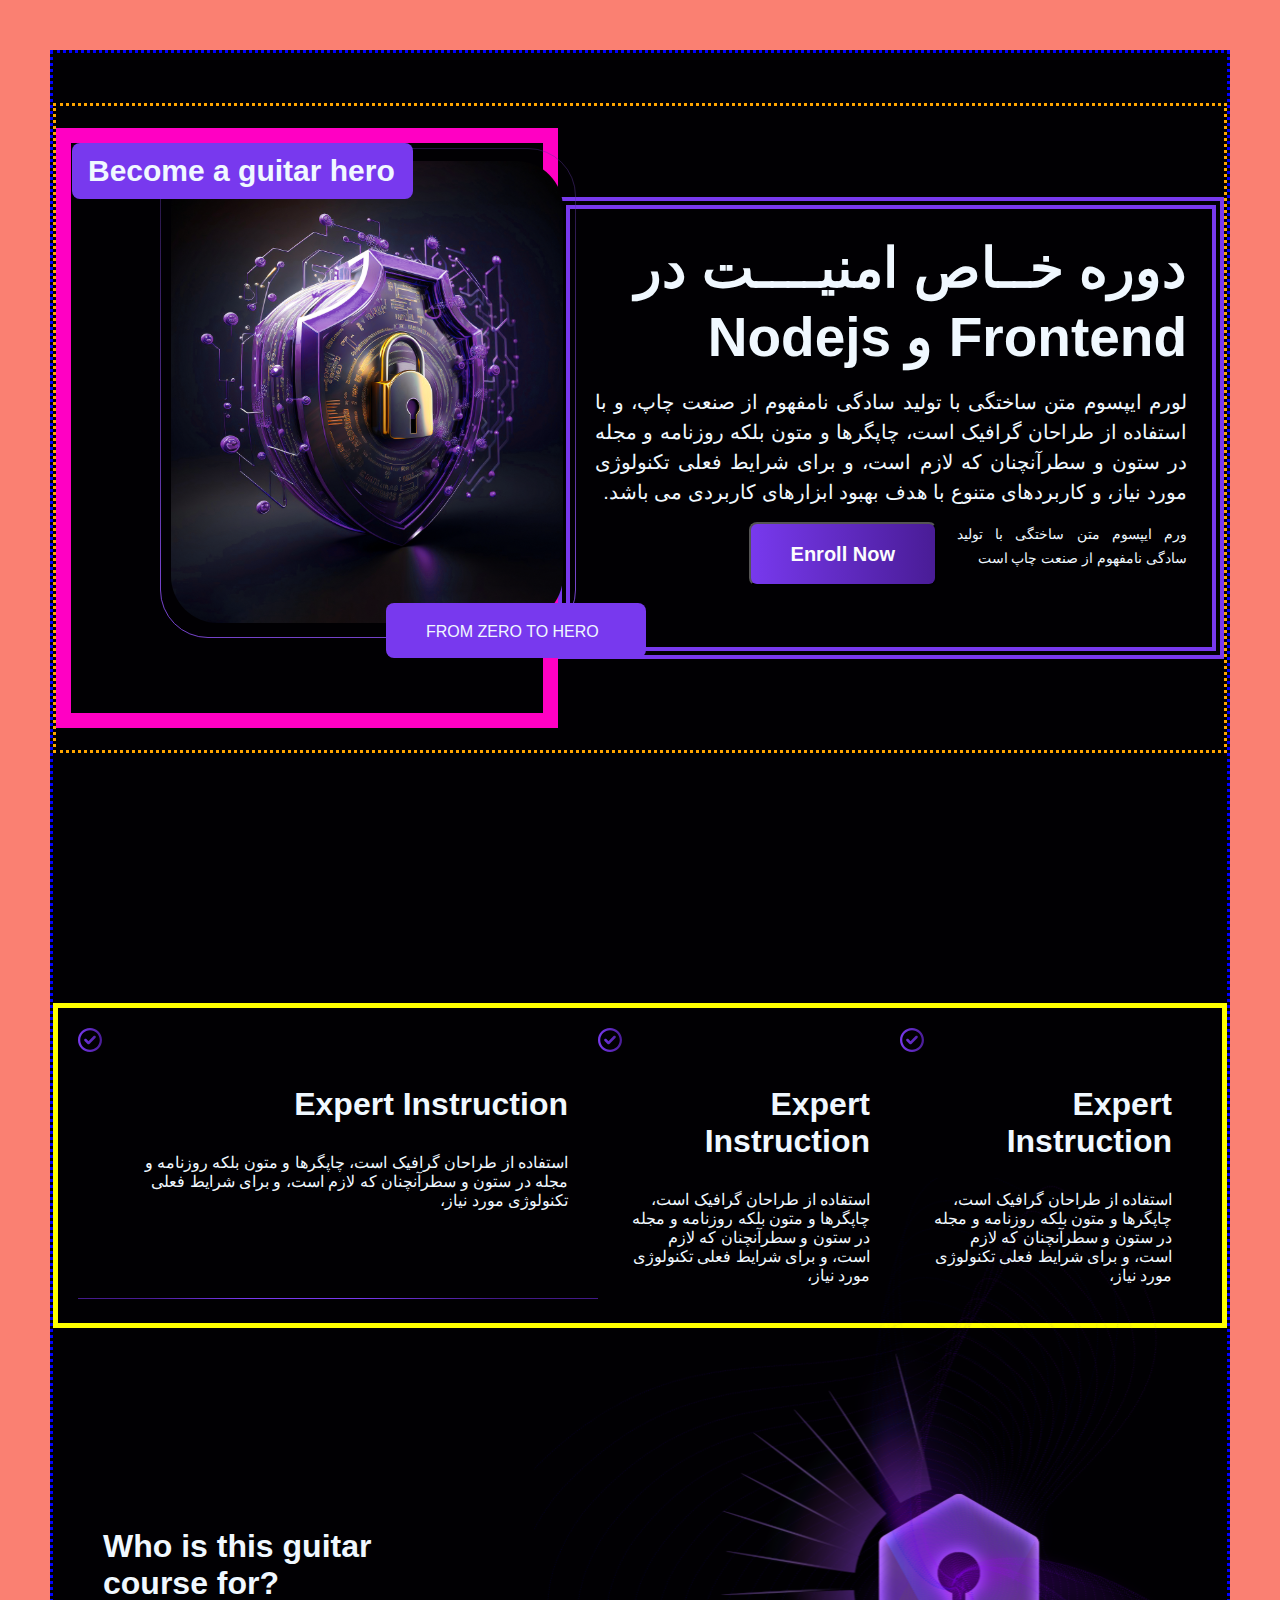
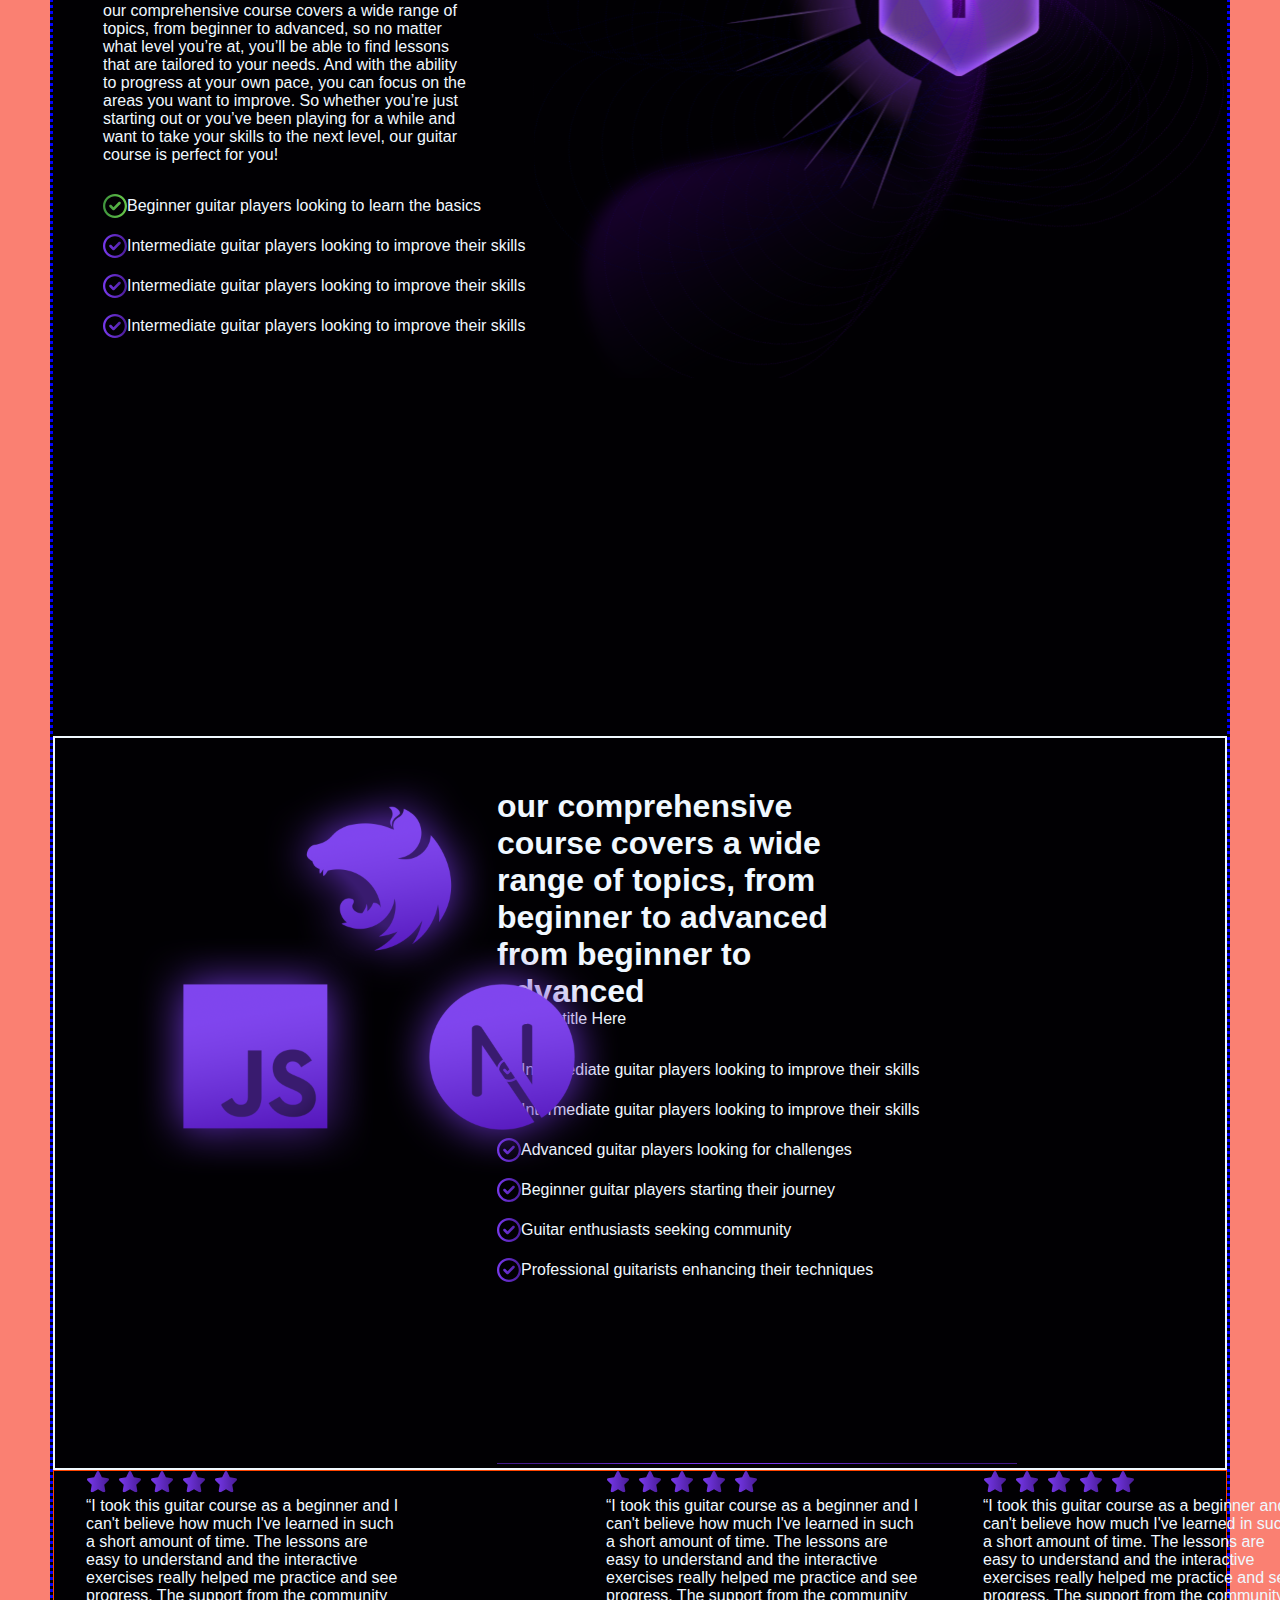
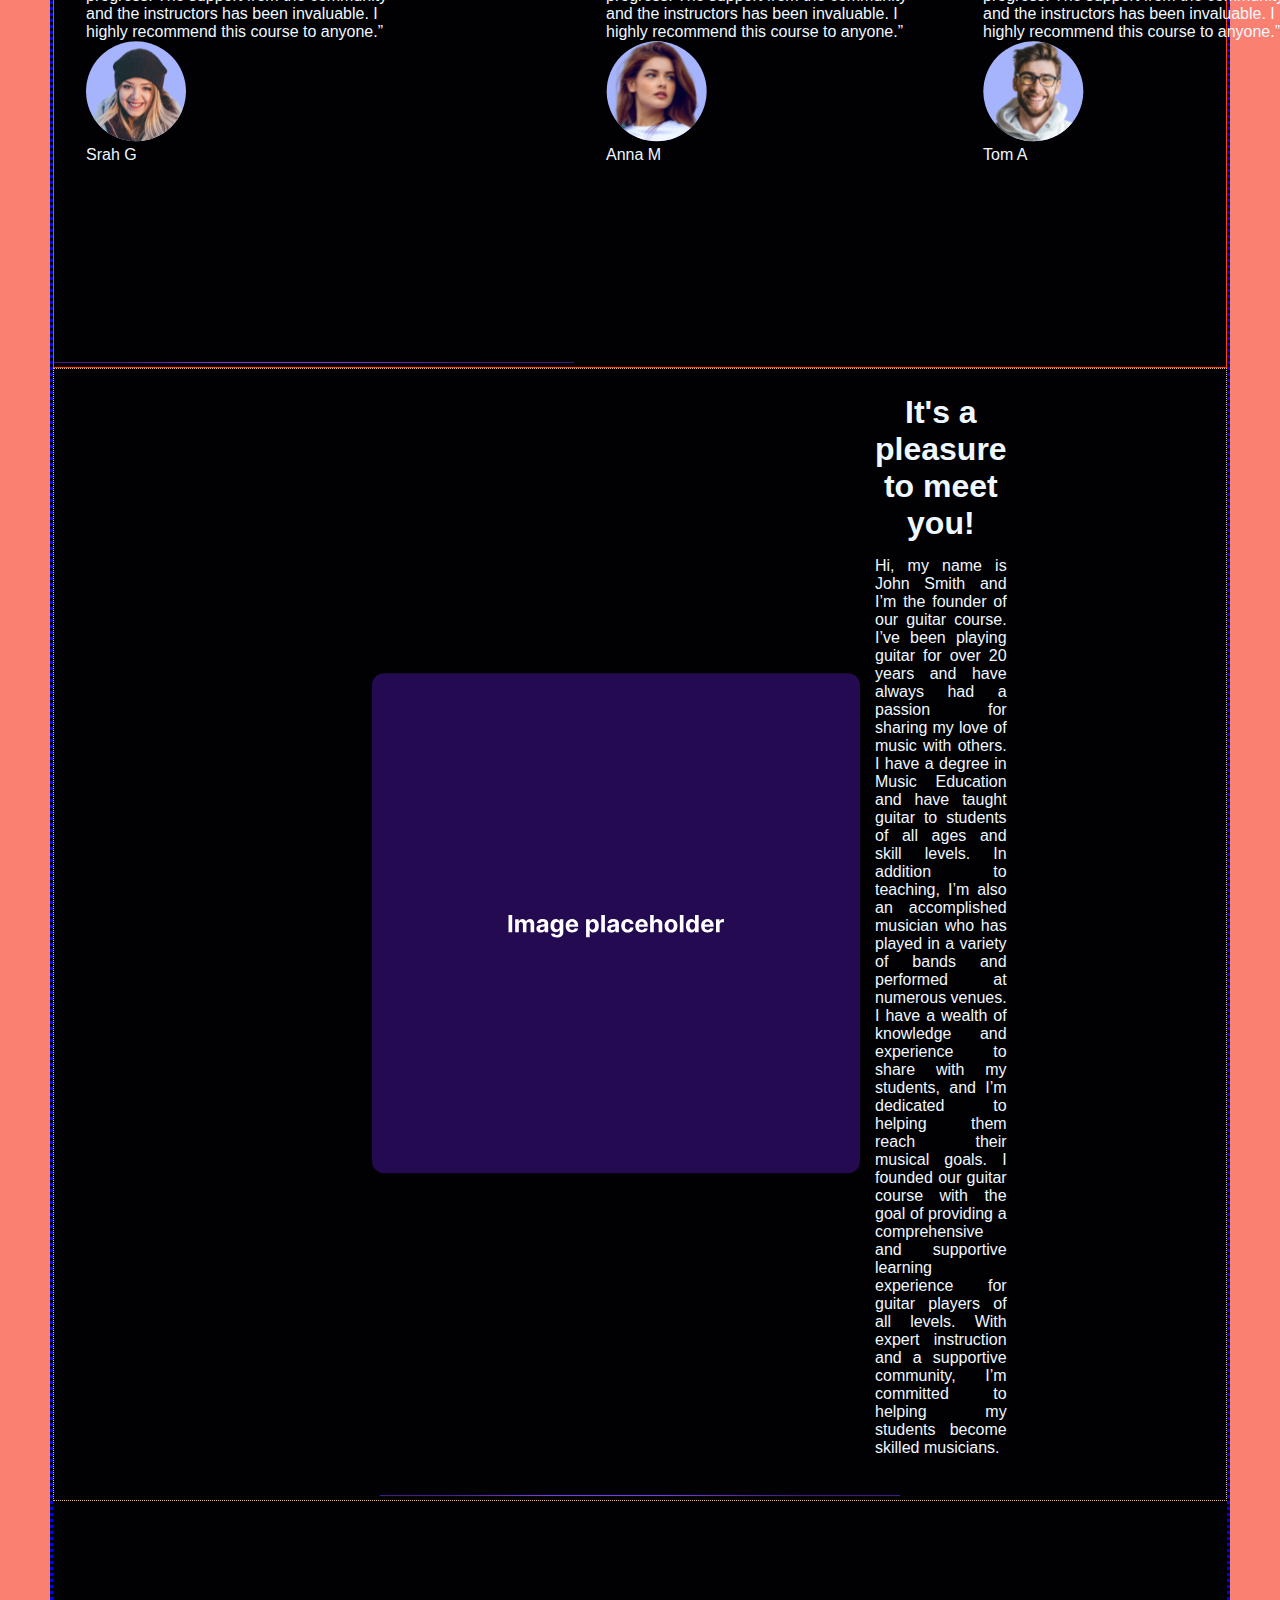
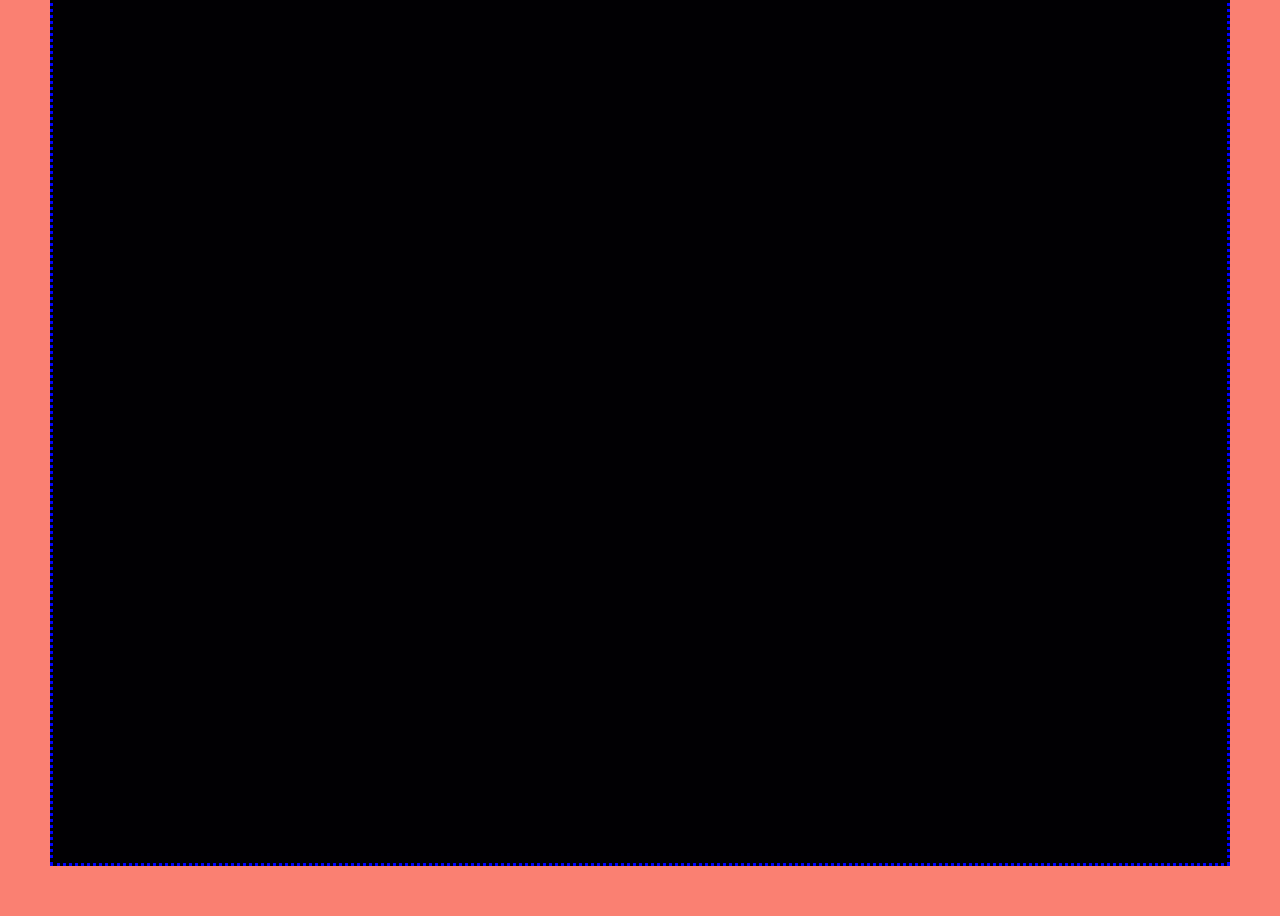
<file: index.html>
<!DOCTYPE html>
<html lang="en">
  <head>
    <meta charset="UTF-8" />
    <meta name="viewport" content="width=device-width, initial-scale=1.0" />
    <title>Document</title>
    <link rel="stylesheet" href="styles/styles.css" />
  </head>
  <body>
    <div class="wrapper">
      <div class="hero-section">
        <div class="hero-section-left">
          <p id="p-up-hero-section-left">Become a guitar hero</p>
          <div>
            <img src="./images/lila-gold-lock.svg" alt="" id="lock-bg" />
          </div>
          <div>
            <img src="./images/lila-frame.svg" alt="" id="lock-frame" />
          </div>
          <p id="p-down-hero-section-left">FROM ZERO TO HERO</p>
        </div>
        <div class="hero-section-right">
          <h1>دوره خــاص امنیــــت در Frontend و Nodejs</h1>
          <p id="p-hero-section-right">
            لورم ایپسوم متن ساختگی با تولید سادگی نامفهوم از صنعت چاپ، و با
            استفاده از طراحان گرافیک است، چاپگرها و متون بلکه روزنامه و مجله در
            ستون و سطرآنچنان که لازم است، و برای شرایط فعلی تکنولوژی مورد نیاز،
            و کاربردهای متنوع با هدف بهبود ابزارهای کاربردی می باشد.
          </p>
          <div class="hero-section-right-button">
            <p>ورم ایپسوم متن ساختگی با تولید سادگی نامفهوم از صنعت چاپ است</p>
            <button>Enroll Now</button>
          </div>
        </div>
      </div>
      <div class="Features-section">
        <div class="Features-section-content-p">
          <div class="Features-section-content-p-avatar">
            <img
              src="./images/icon-check-lila.svg"
              alt="Features icon"
              class="avatar"
            />
          </div>
          <h1 dir="rtl">Expert Instruction</h1>
          <p dir="rtl">
            استفاده از طراحان گرافیک است، چاپگرها و متون بلکه روزنامه و مجله در
            ستون و سطرآنچنان که لازم است، و برای شرایط فعلی تکنولوژی مورد نیاز،
          </p>
        </div>
        <div class="Features-section-content-p">
          <div class="Features-section-content-p-avatar">
            <img
              src="./images/icon-check-lila.svg"
              alt="Features icon"
              class="avatar"
            />
          </div>
          <h1 dir="rtl">Expert Instruction</h1>
          <p dir="rtl">
            استفاده از طراحان گرافیک است، چاپگرها و متون بلکه روزنامه و مجله در
            ستون و سطرآنچنان که لازم است، و برای شرایط فعلی تکنولوژی مورد نیاز،
          </p>
        </div>
        <div class="Features-section-content-p">
          <div>
            <img
              src="./images/icon-check-lila.svg"
              alt="Features icon"
              class="avatar"
            />
          </div>
          <h1 dir="rtl">Expert Instruction</h1>
          <p dir="rtl">
            استفاده از طراحان گرافیک است، چاپگرها و متون بلکه روزنامه و مجله در
            ستون و سطرآنچنان که لازم است، و برای شرایط فعلی تکنولوژی مورد نیاز،
          </p>
        </div>
        <div class="divider">
          <img src="./images/Section divider.svg" alt="end-line" />
        </div>
      </div>
      <div class="whois-section-first">
        <div>
          <div class="whois-section-title">
            <h1>Who is this guitar course for?</h1>
            <p>
              our comprehensive course covers a wide range of topics, from
              beginner to advanced, so no matter what level you’re at, you’ll be
              able to find lessons that are tailored to your needs. And with the
              ability to progress at your own pace, you can focus on the areas
              you want to improve. So whether you’re just starting out or you’ve
              been playing for a while and want to take your skills to the next
              level, our guitar course is perfect for you!
            </p>
          </div>
          <div class="whois-section-content">
            <div>
              <img src="./images/icon-check-green.svg" alt="" class="avatar" />
              <p>Beginner guitar players looking to learn the basics</p>
            </div>
            <div>
              <img src="./images/icon-check-lila.svg" alt="" class="avatar" />
              <p>Intermediate guitar players looking to improve their skills</p>
            </div>
            <div>
              <img src="./images/icon-check-lila.svg" alt="" class="avatar" />
              <p>Intermediate guitar players looking to improve their skills</p>
            </div>
            <div>
              <img src="./images/icon-check-lila.svg" alt="" class="avatar" />
              <p>Intermediate guitar players looking to improve their skills</p>
            </div>
          </div>
        </div>
        <div class="lila-lock">
          <img src="./images/lila-lock.svg" alt="" id="lila-lock" />
        </div>
      </div>
      <!-----whois-section-second------>
      <div class="whois-section-second">
        <div class="lila-images">
          <img src="./images/lila-imges.svg" alt="" id="lila-images" />
        </div>
        <div>
          <div class="whois-section-title">
            <h1>
              our comprehensive course covers a wide range of topics, from
              beginner to advanced from beginner to advanced
            </h1>
            <p>Your Subtitle Here</p>
          </div>
          <div class="whois-section-content">
            <div>
              <img src="./images/icon-check-lila.svg" alt="" class="avatar" />
              <p>Intermediate guitar players looking to improve their skills</p>
            </div>
            <div>
              <img src="./images/icon-check-lila.svg" alt="" class="avatar" />
              <p>Intermediate guitar players looking to improve their skills</p>
            </div>
            <div>
              <img src="./images/icon-check-lila.svg" alt="" class="avatar" />
              <p>Advanced guitar players looking for challenges</p>
            </div>
            <div>
              <img src="./images/icon-check-lila.svg" alt="" class="avatar" />
              <p>Beginner guitar players starting their journey</p>
            </div>
            <div>
              <img src="./images/icon-check-lila.svg" alt="" class="avatar" />
              <p>Guitar enthusiasts seeking community</p>
            </div>
            <div>
              <img src="./images/icon-check-lila.svg" alt="" class="avatar" />
              <p>Professional guitarists enhancing their techniques</p>
            </div>
          </div>
          <div class="divider">
            <img src="./images/Section divider.svg" alt="end-line" />
          </div>
        </div>
      </div>
      <!------Reviews------>
      <div class="reviews-section">
        <div class="reviews-content">
          <div><img src="./images/Stars.svg" alt="stars" /></div>
          <p>
            “I took this guitar course as a beginner and I can't believe how
            much I've learned in such a short amount of time. The lessons are
            easy to understand and the interactive exercises really helped me
            practice and see progress. The support from the community and the
            instructors has been invaluable. I highly recommend this course to
            anyone.”
          </p>
          <div><img src="./images/pic-person-f.svg" alt="pic" /></div>
          <p>Srah G</p>
        </div>
        <div class="reviews-content">
          <div><img src="./images/Stars.svg" alt="stars" /></div>
          <p>
            “I took this guitar course as a beginner and I can't believe how
            much I've learned in such a short amount of time. The lessons are
            easy to understand and the interactive exercises really helped me
            practice and see progress. The support from the community and the
            instructors has been invaluable. I highly recommend this course to
            anyone.”
          </p>
          <div><img src="./images/pic-person-f2.svg" alt="pic" /></div>
          <p>Anna M</p>
        </div>
        <div class="reviews-content">
          <div><img src="./images/Stars.svg" alt="stars" /></div>
          <p>
            “I took this guitar course as a beginner and I can't believe how
            much I've learned in such a short amount of time. The lessons are
            easy to understand and the interactive exercises really helped me
            practice and see progress. The support from the community and the
            instructors has been invaluable. I highly recommend this course to
            anyone.”
          </p>
          <div><img src="./images/pic-person.svg" alt="pic" /></div>
          <p>Tom A</p>
        </div>
        <div class="divider">
          <img src="./images/Section divider.svg" alt="end-line" />
        </div>
      </div>
      <!------common-question-section------>
      <div></div>
      <!------about-section------>
      <div class="about-section">
        <div class="about-section-content">
          <div>
            <img src="./images/Image placeholder.svg" alt="image-placeholder" />
          </div>
          <div class="about-section-details">
            <h1>It's a pleasure to meet you!</h1>
            <p>
              Hi, my name is John Smith and I’m the founder of our guitar course.
              I’ve been playing guitar for over 20 years and have always had a
              passion for sharing my love of music with others. I have a degree in
              Music Education and have taught guitar to students of all ages and
              skill levels. In addition to teaching, I’m also an accomplished
              musician who has played in a variety of bands and performed at
              numerous venues. I have a wealth of knowledge and experience to
              share with my students, and I’m dedicated to helping them reach
              their musical goals. I founded our guitar course with the goal of
              providing a comprehensive and supportive learning experience for
              guitar players of all levels. With expert instruction and a
              supportive community, I’m committed to helping my students become
              skilled musicians.
            </p>
          </div>
        </div>
        <div class="divider">
          <img src="./images/Section divider.svg" alt="end-line" />
        </div>
      </div>
      <!--end wrapper-->
    </div>
  </body>
</html>
</file>
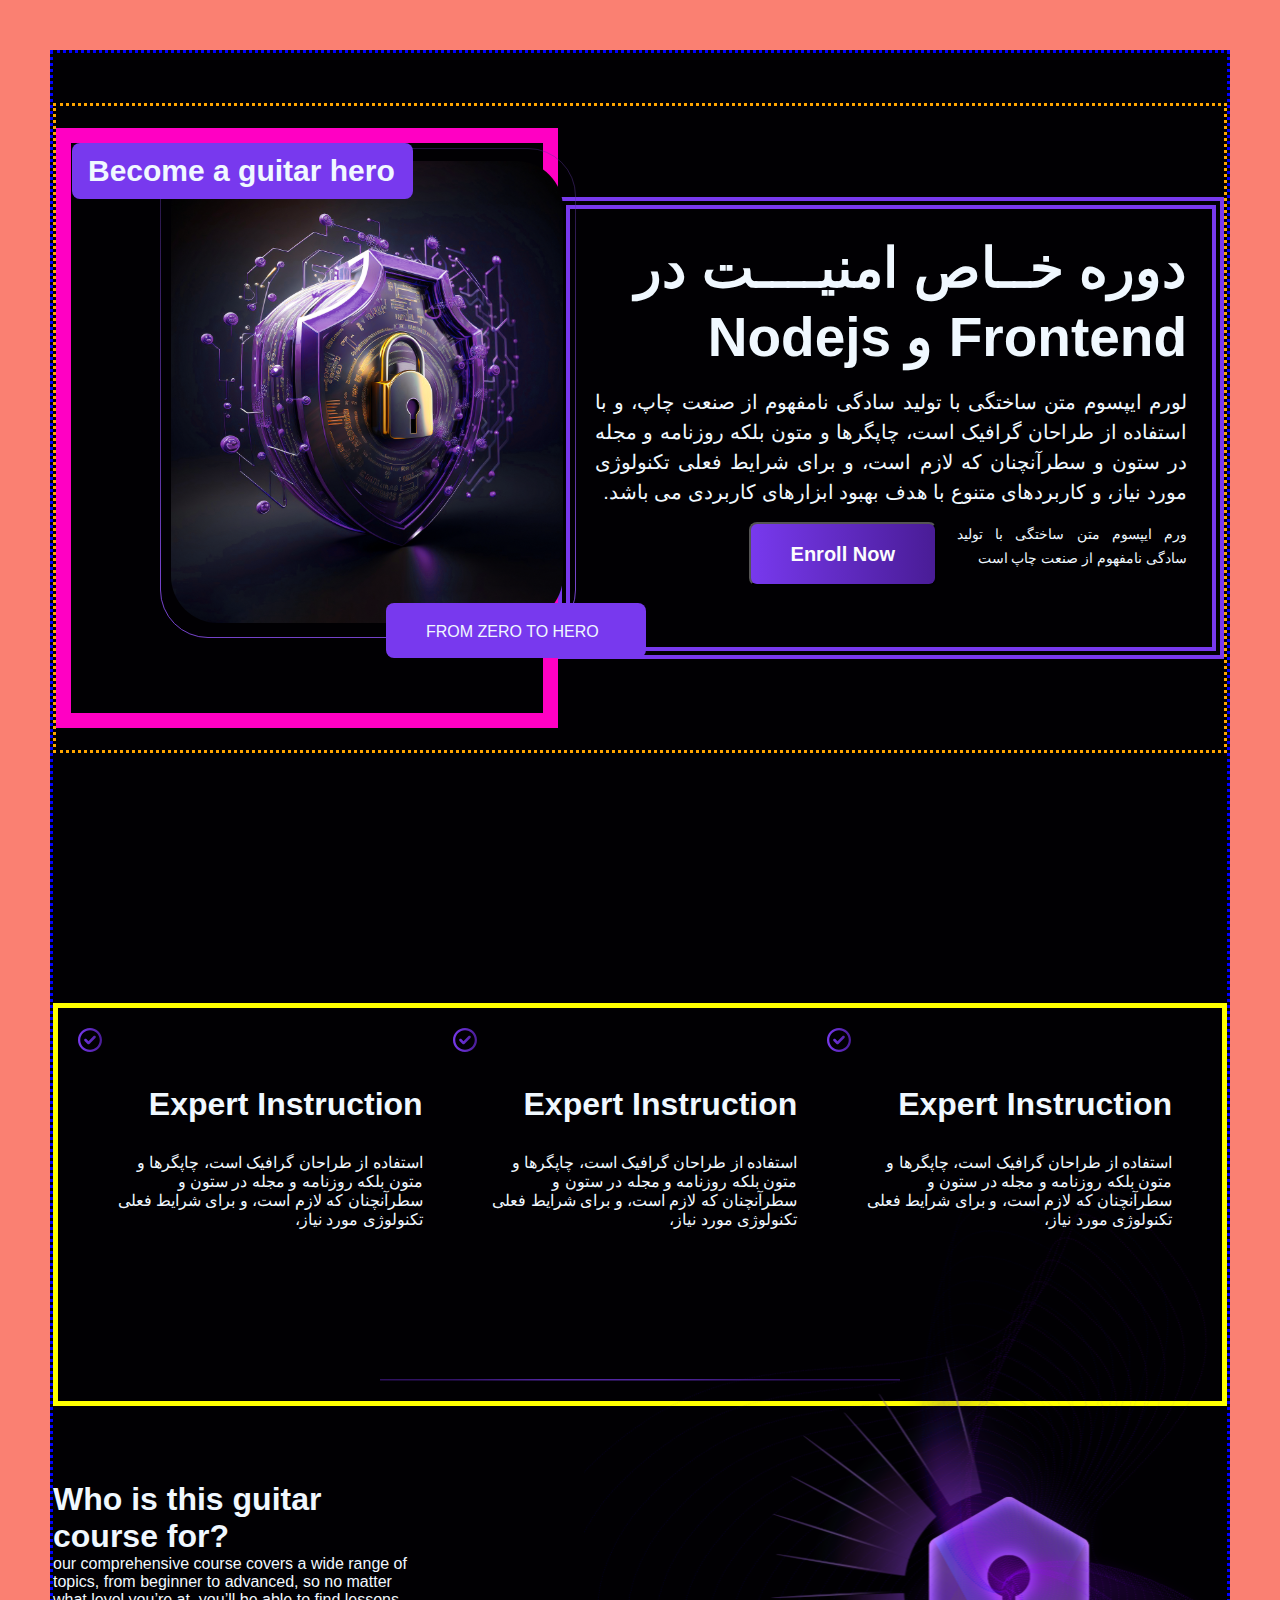
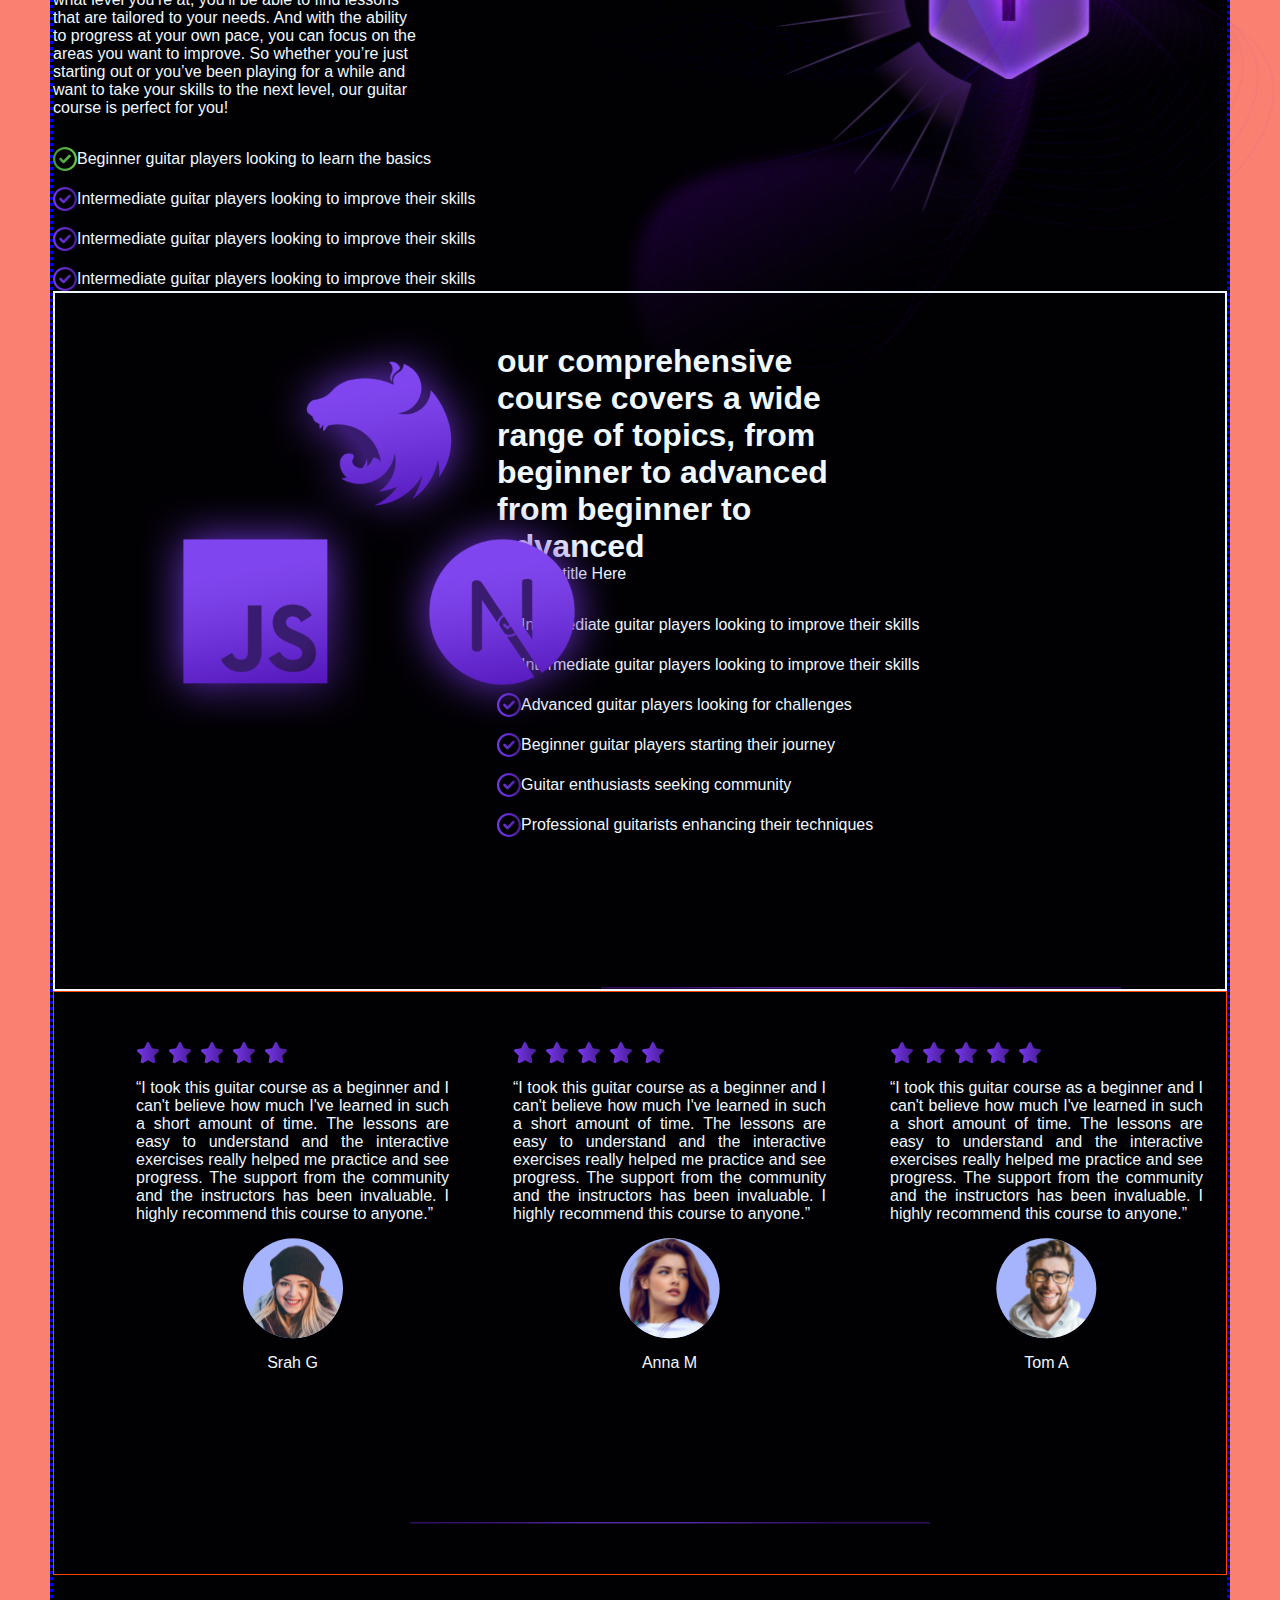
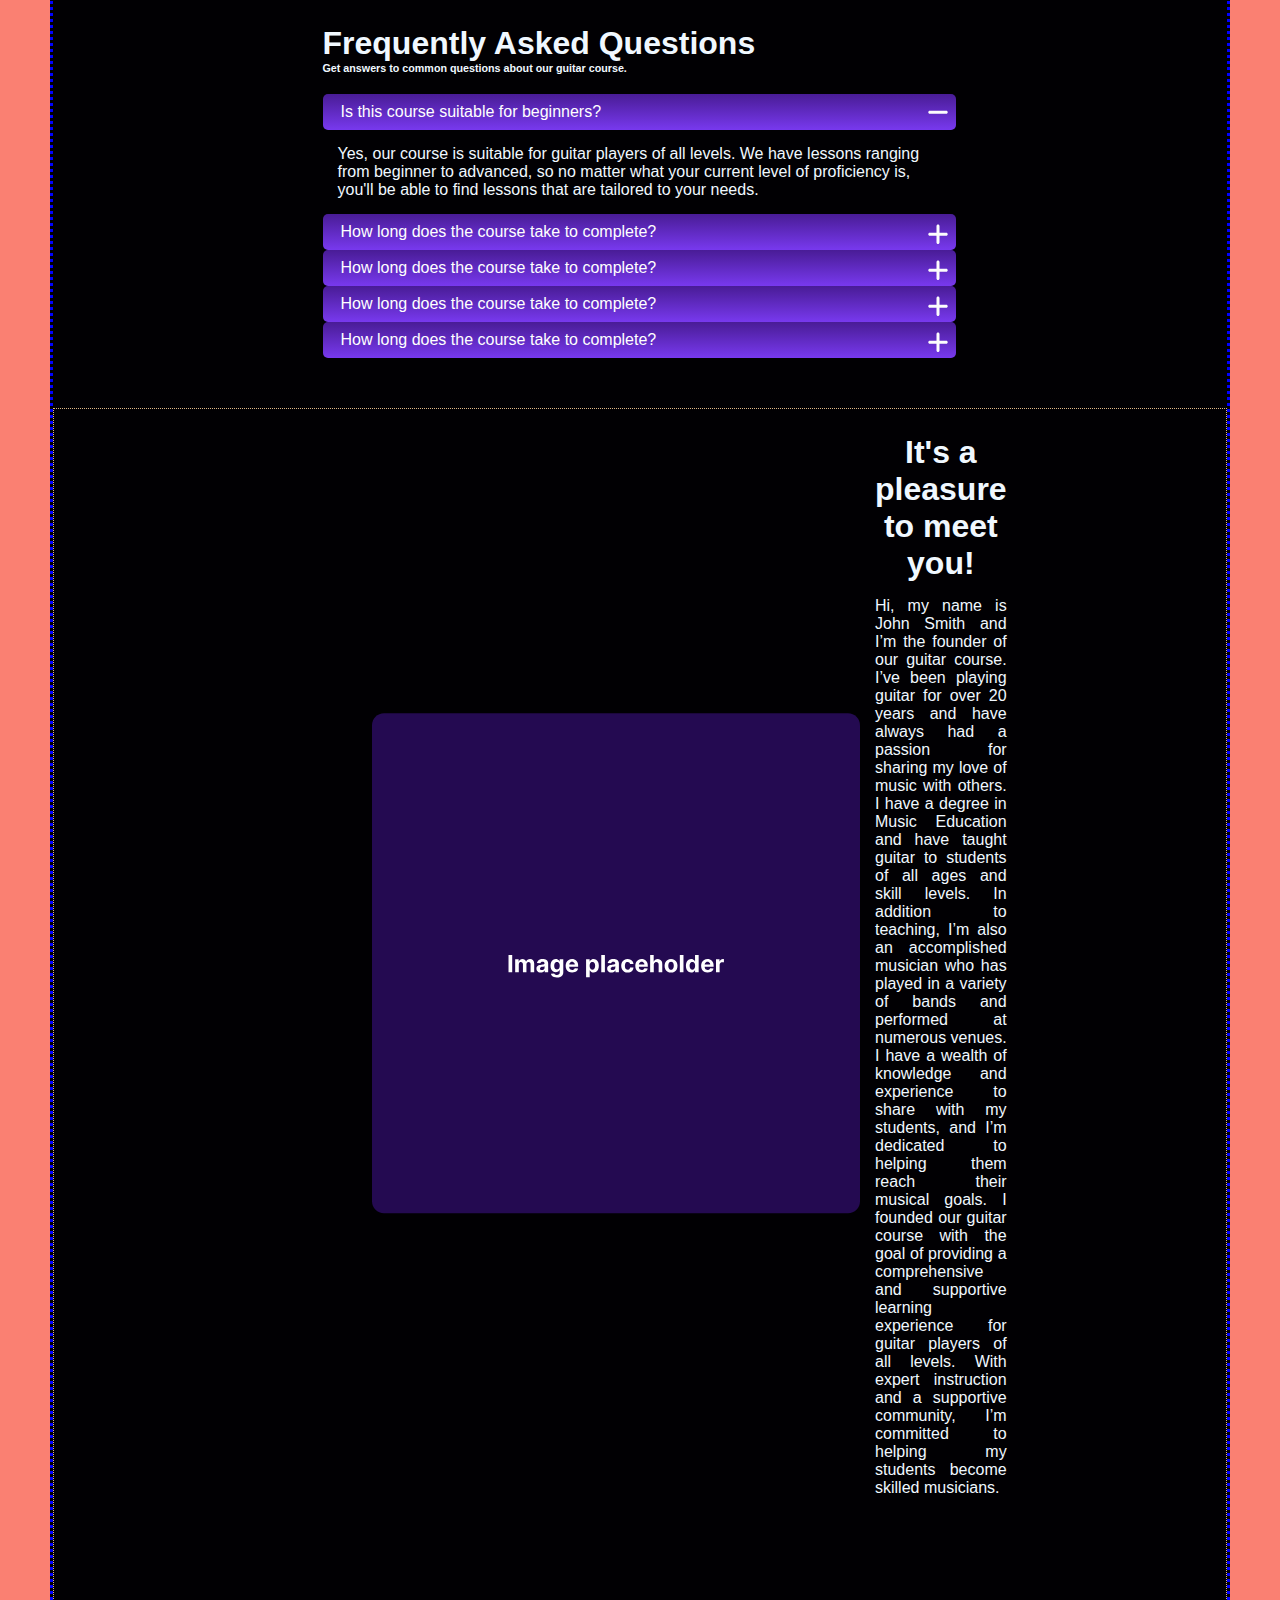
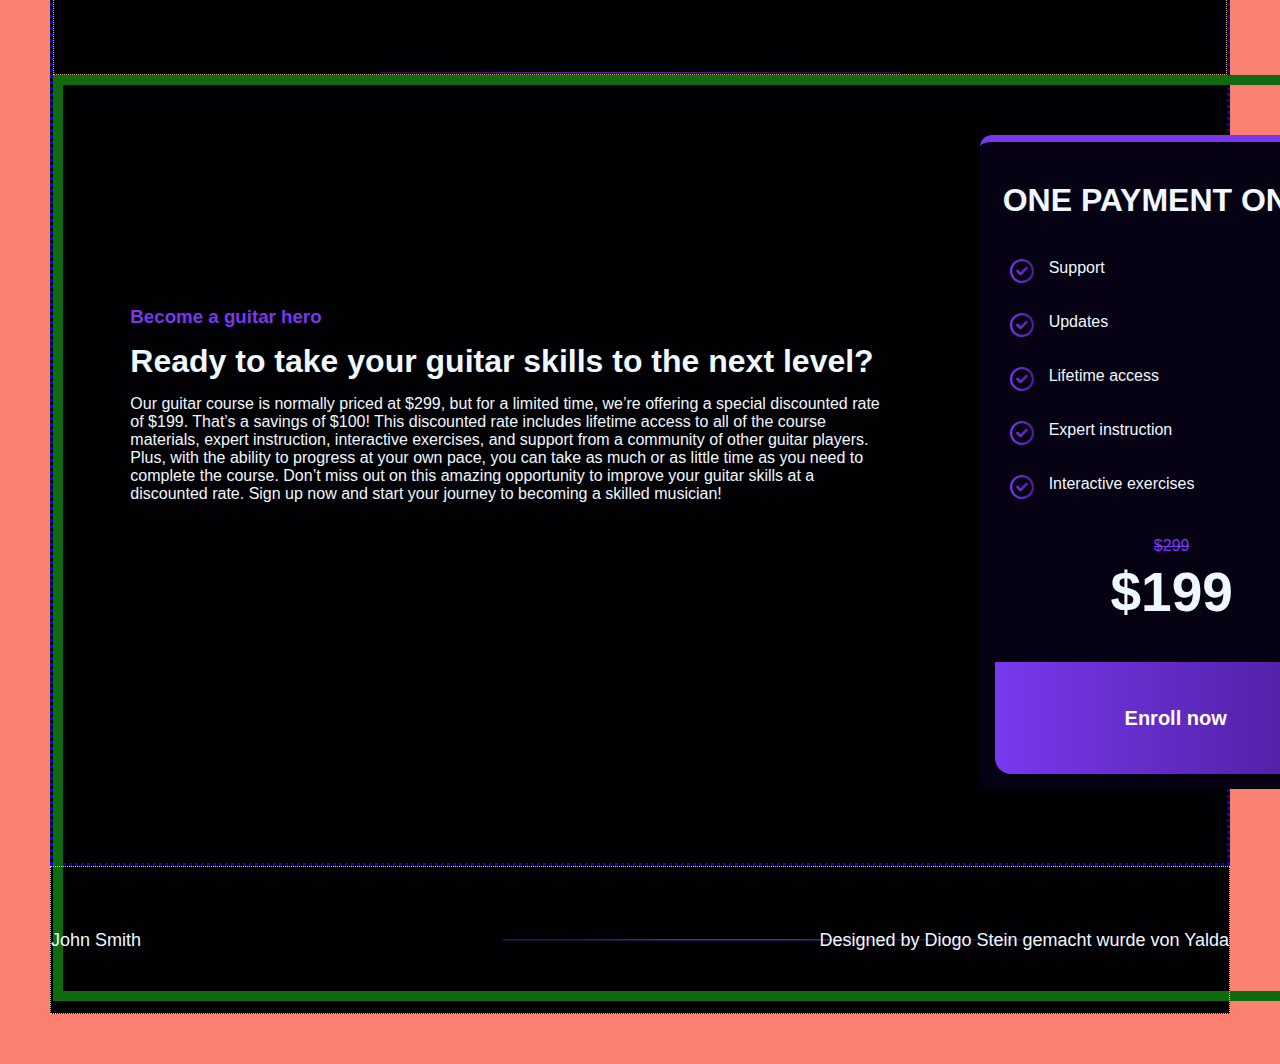
<file: old/index.html>
<!DOCTYPE html>
<html lang="en">
  <head>
    <meta charset="UTF-8" />
    <meta name="viewport" content="width=device-width, initial-scale=1.0" />
    <title>Document</title>
    <link rel="stylesheet" href="styles/styles.css" />
  </head>
  <body>
    <div class="wrapper">
      <div class="hero-section">
        <div class="hero-section-left">
          <p id="p-up-hero-section-left">Become a guitar hero</p>
          <div>
            <img src="./images/lila-gold-lock.svg" alt="" id="lock-bg" />
          </div>
          <div>
            <img src="./images/lila-frame.svg" alt="" id="lock-frame" />
          </div>
          <p id="p-down-hero-section-left">FROM ZERO TO HERO</p>
        </div>
        <div class="hero-section-right">
          <h1>دوره خــاص امنیــــت در Frontend و Nodejs</h1>
          <p id="p-hero-section-right">
            لورم ایپسوم متن ساختگی با تولید سادگی نامفهوم از صنعت چاپ، و با
            استفاده از طراحان گرافیک است، چاپگرها و متون بلکه روزنامه و مجله در
            ستون و سطرآنچنان که لازم است، و برای شرایط فعلی تکنولوژی مورد نیاز،
            و کاربردهای متنوع با هدف بهبود ابزارهای کاربردی می باشد.
          </p>
          <div class="hero-section-right-button">
            <p>ورم ایپسوم متن ساختگی با تولید سادگی نامفهوم از صنعت چاپ است</p>
            <button>Enroll Now</button>
          </div>
        </div>
      </div>
      <div class="Features-section">
        <div class="Features-section-content-p">
          <div class="Features-section-content-p-avatar">
            <img
              src="./images/icon-check-lila.svg"
              alt="Features icon"
              class="avatar"
            />
          </div>
          <h1 dir="rtl">Expert Instruction</h1>
          <p dir="rtl">
            استفاده از طراحان گرافیک است، چاپگرها و متون بلکه روزنامه و مجله در
            ستون و سطرآنچنان که لازم است، و برای شرایط فعلی تکنولوژی مورد نیاز،
          </p>
        </div>
        <div class="Features-section-content-p">
          <div class="Features-section-content-p-avatar">
            <img
              src="./images/icon-check-lila.svg"
              alt="Features icon"
              class="avatar"
            />
          </div>
          <h1 dir="rtl">Expert Instruction</h1>
          <p dir="rtl">
            استفاده از طراحان گرافیک است، چاپگرها و متون بلکه روزنامه و مجله در
            ستون و سطرآنچنان که لازم است، و برای شرایط فعلی تکنولوژی مورد نیاز،
          </p>
        </div>
        <div class="Features-section-content-p">
          <div>
            <img
              src="./images/icon-check-lila.svg"
              alt="Features icon"
              class="avatar"
            />
          </div>
          <h1 dir="rtl">Expert Instruction</h1>
          <p dir="rtl">
            استفاده از طراحان گرافیک است، چاپگرها و متون بلکه روزنامه و مجله در
            ستون و سطرآنچنان که لازم است، و برای شرایط فعلی تکنولوژی مورد نیاز،
          </p>
        </div>
        <div class="divider">
          <img src="./images/Section divider.svg" alt="end-line" />
        </div>
      </div>
      <div class="whois-section-first">
        <div>
          <div class="whois-section-title">
            <h1>Who is this guitar course for?</h1>
            <p>
              our comprehensive course covers a wide range of topics, from
              beginner to advanced, so no matter what level you’re at, you’ll be
              able to find lessons that are tailored to your needs. And with the
              ability to progress at your own pace, you can focus on the areas
              you want to improve. So whether you’re just starting out or you’ve
              been playing for a while and want to take your skills to the next
              level, our guitar course is perfect for you!
            </p>
          </div>
          <div class="whois-section-content">
            <div>
              <img src="./images/icon-check-green.svg" alt="" class="avatar" />
              <p>Beginner guitar players looking to learn the basics</p>
            </div>
            <div>
              <img src="./images/icon-check-lila.svg" alt="" class="avatar" />
              <p>Intermediate guitar players looking to improve their skills</p>
            </div>
            <div>
              <img src="./images/icon-check-lila.svg" alt="" class="avatar" />
              <p>Intermediate guitar players looking to improve their skills</p>
            </div>
            <div>
              <img src="./images/icon-check-lila.svg" alt="" class="avatar" />
              <p>Intermediate guitar players looking to improve their skills</p>
            </div>
          </div>
        </div>
        <div class="lila-lock">
          <img src="./images/lila-lock.svg" alt="" id="lila-lock" />
        </div>
      </div>
      <!-----whois-section-second------>
      <div class="whois-section-second">
        <div class="lila-images">
          <img src="./images/lila-imges.svg" alt="" id="lila-images" />
        </div>
        <div>
          <div class="whois-section-title">
            <h1>
              our comprehensive course covers a wide range of topics, from
              beginner to advanced from beginner to advanced
            </h1>
            <p>Your Subtitle Here</p>
          </div>
          <div class="whois-section-content">
            <div>
              <img src="./images/icon-check-lila.svg" alt="" class="avatar" />
              <p>Intermediate guitar players looking to improve their skills</p>
            </div>
            <div>
              <img src="./images/icon-check-lila.svg" alt="" class="avatar" />
              <p>Intermediate guitar players looking to improve their skills</p>
            </div>
            <div>
              <img src="./images/icon-check-lila.svg" alt="" class="avatar" />
              <p>Advanced guitar players looking for challenges</p>
            </div>
            <div>
              <img src="./images/icon-check-lila.svg" alt="" class="avatar" />
              <p>Beginner guitar players starting their journey</p>
            </div>
            <div>
              <img src="./images/icon-check-lila.svg" alt="" class="avatar" />
              <p>Guitar enthusiasts seeking community</p>
            </div>
            <div>
              <img src="./images/icon-check-lila.svg" alt="" class="avatar" />
              <p>Professional guitarists enhancing their techniques</p>
            </div>
          </div>
          <div class="divider">
            <img src="./images/Section divider.svg" alt="end-line" />
          </div>
        </div>
      </div>
      <!------Reviews------>
      <div class="reviews-section">
        <div class="reviews-content">
          <div><img src="./images/Stars.svg" alt="stars" /></div>
          <p>
            “I took this guitar course as a beginner and I can't believe how
            much I've learned in such a short amount of time. The lessons are
            easy to understand and the interactive exercises really helped me
            practice and see progress. The support from the community and the
            instructors has been invaluable. I highly recommend this course to
            anyone.”
          </p>
          <div><img src="./images/pic-person-f.svg" alt="pic" /></div>
          <p>Srah G</p>
        </div>
        <div class="reviews-content">
          <div><img src="./images/Stars.svg" alt="stars" /></div>
          <p>
            “I took this guitar course as a beginner and I can't believe how
            much I've learned in such a short amount of time. The lessons are
            easy to understand and the interactive exercises really helped me
            practice and see progress. The support from the community and the
            instructors has been invaluable. I highly recommend this course to
            anyone.”
          </p>
          <div><img src="./images/pic-person-f2.svg" alt="pic" /></div>
          <p>Anna M</p>
        </div>
        <div class="reviews-content">
          <div><img src="./images/Stars.svg" alt="stars" /></div>
          <p>
            “I took this guitar course as a beginner and I can't believe how
            much I've learned in such a short amount of time. The lessons are
            easy to understand and the interactive exercises really helped me
            practice and see progress. The support from the community and the
            instructors has been invaluable. I highly recommend this course to
            anyone.”
          </p>
          <div><img src="./images/pic-person.svg" alt="pic" /></div>
          <p>Tom A</p>
        </div>
        <div class="divider">
          <img src="./images/Section divider.svg" alt="end-line" />
        </div>
      </div>
      <!------common-question-section------>
      <div class="common-question-section">
        <div class="common-question-title">
          <h1>Frequently Asked Questions</h1>
          <h6>Get answers to common questions about our guitar course.</h6>
        </div>
        <div class="common-question-accordion">
          <div>
            <div class="accordion-content">
              <button class="accordion">Is this course suitable for beginners?</button>
              <div><img src="./images/minus.svg" alt="" class="accordion-avatar" id="minus"></div>
            </div>
            <div class="panel">
              <p>Yes, our course is suitable for guitar players of all levels. We have lessons ranging from beginner to advanced, so no matter what your current level of proficiency is, you'll be able to find lessons that are tailored to your needs.</p>
            </div>
          </div>
          <div class="accordion-content">
            <button class="accordion">How long does the course take to complete?</button>
            <div>
              <img src="./images/plus.svg" alt="plus-avatar" class="accordion-avatar" />
            </div>
          </div>
          <div class="accordion-content">
            <button class="accordion">How long does the course take to complete?</button>
            <div>
              <img src="./images/plus.svg" alt="plus-avatar" class="accordion-avatar"/>
            </div>
          </div>
          <div class="accordion-content">
            <button class="accordion">How long does the course take to complete?</button>
            <div>
              <img src="./images/plus.svg" alt="plus-avatar" class="accordion-avatar"/>
            </div>
          </div>
          <div class="accordion-content">
            <button class="accordion">How long does the course take to complete?</button>
            <div>
              <img src="./images/plus.svg" alt="plus-avatar" class="accordion-avatar"/>
            </div>
          </div>


        </div>
      </div>
      <!------about-section------>
      <div class="about-section">
        <div class="about-section-content">
          <div>
            <img src="./images/Image placeholder.svg" alt="image-placeholder" />
          </div>
          <div class="about-section-details">
            <h1>It's a pleasure to meet you!</h1>
            <p>
              Hi, my name is John Smith and I’m the founder of our guitar course.
              I’ve been playing guitar for over 20 years and have always had a
              passion for sharing my love of music with others. I have a degree in
              Music Education and have taught guitar to students of all ages and
              skill levels. In addition to teaching, I’m also an accomplished
              musician who has played in a variety of bands and performed at
              numerous venues. I have a wealth of knowledge and experience to
              share with my students, and I’m dedicated to helping them reach
              their musical goals. I founded our guitar course with the goal of
              providing a comprehensive and supportive learning experience for
              guitar players of all levels. With expert instruction and a
              supportive community, I’m committed to helping my students become
              skilled musicians.
            </p>
          </div>
        </div>
        <div class="divider">
          <img src="./images/Section divider.svg" alt="end-line" />
        </div>
      </div>
      <div class="payment-section">
        <div class="payment-section-left">
          <h3>Become a guitar hero</h3>
          <h1>Ready to take your guitar skills to the next level?</h1>
          <p>Our guitar course is normally priced at $299, but for a limited time, we’re offering a special discounted rate of $199. That’s a savings of $100!
This discounted rate includes lifetime access to all of the course materials, expert instruction, interactive exercises, and support from a community of other guitar players. Plus, with the ability to progress at your own pace, you can take as much or as little time as you need to complete the course.
Don’t miss out on this amazing opportunity to improve your guitar skills at a discounted rate. Sign up now and start your journey to becoming a skilled musician!</p>
        </div>
        <div class="payment-section-right">
          <h1>ONE PAYMENT ONLY!</h1>
          <div class="payment-section-right-details-avatar">
            <div>
              <div>
              <img src="./images/icon-check-lila.svg" alt="lila-check-avatar">
              <p>Support</p>
            </div>
            <div>
              <img src="./images/icon-check-lila.svg" alt="lila-check-avatar">
              <p>Updates</p>
            </div>
            <div>
              <img src="./images/icon-check-lila.svg" alt="lila-check-avatar">
              <p>Lifetime access</p>
            </div>
            <div>
              <img src="./images/icon-check-lila.svg" alt="lila-check-avatar">
              <p>Expert instruction</p>
            </div>
            <div>
              <img src="./images/icon-check-lila.svg" alt="lila-check-avatar">
              <p>Interactive exercises</p>
            </div>
            </div>
            <del id="nr.with line">$299</del>
            <span>$199</span>
          </div>
          <div>
            <button class="">Enroll now</button>
          </div>
        </div>
        <div class="divider">
          <img src="./images/Section divider.svg" alt="end-line" />
        </div>
      </div>
      <!--end wrapper-->
    </div>
    <footer class="footer">
      <span>John Smith</span>
      <span>Designed by Diogo Stein gemacht wurde von Yalda</span>
    </footer>
  </body>
</html>
</file>
<file: styles/styles.css>
@import url(./reset.css);
@import url(./styles.css);
@import url(./general-styles.css);
@import url(./hero-styles.css);
@import url(./features-styles.css);
@import url(./whois-styles.css);
@import url(./reviews-styles.css);
@import url(./about-section-stles.css);
</file>
<file: old/styles/styles.css>
@import url(./reset.css);
@import url(./styles.css);
@import url(./general-styles.css);
@import url(./hero-styles.css);
@import url(./features-styles.css);
@import url(./whois-styles.css);
@import url(./reviews-styles.css);
@import url(./about-section-stles.css);
@import url(./common-question-styles.css);
@import url(./payment-section-styles.css);
</file>
